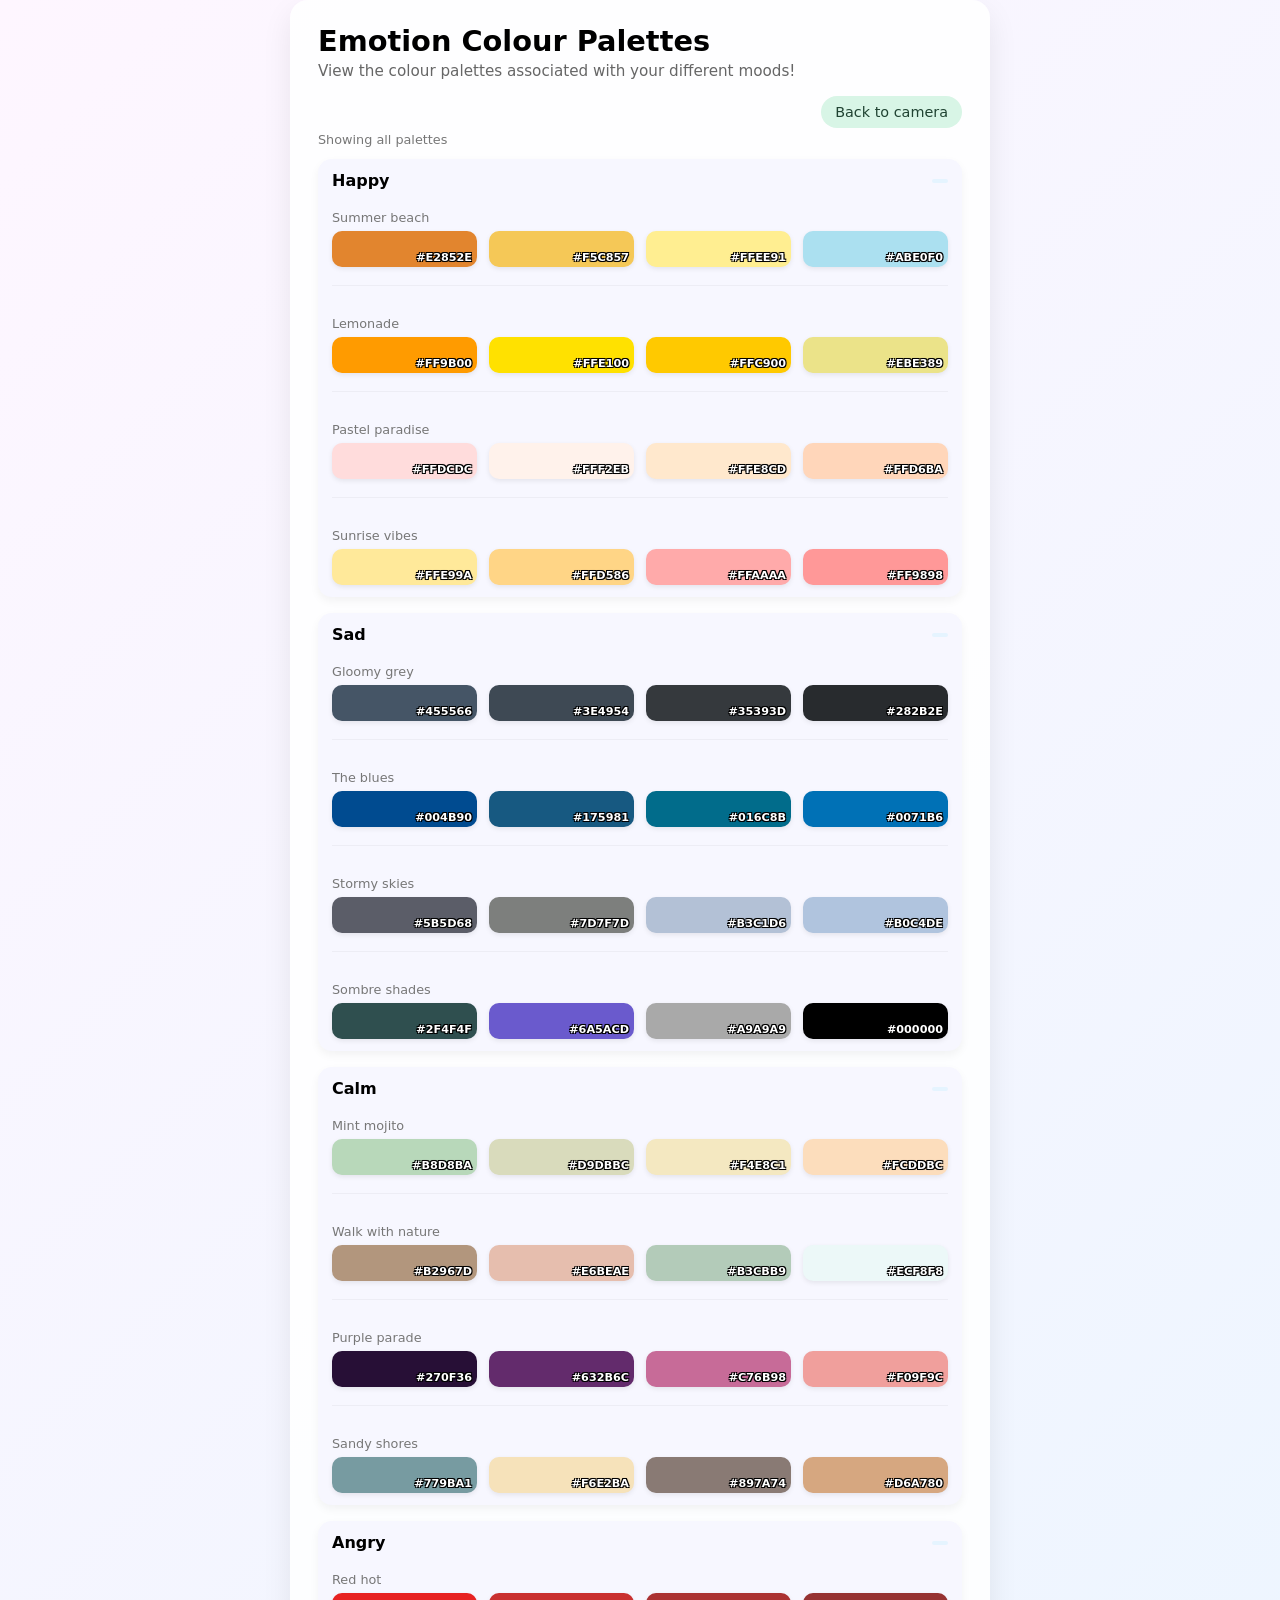
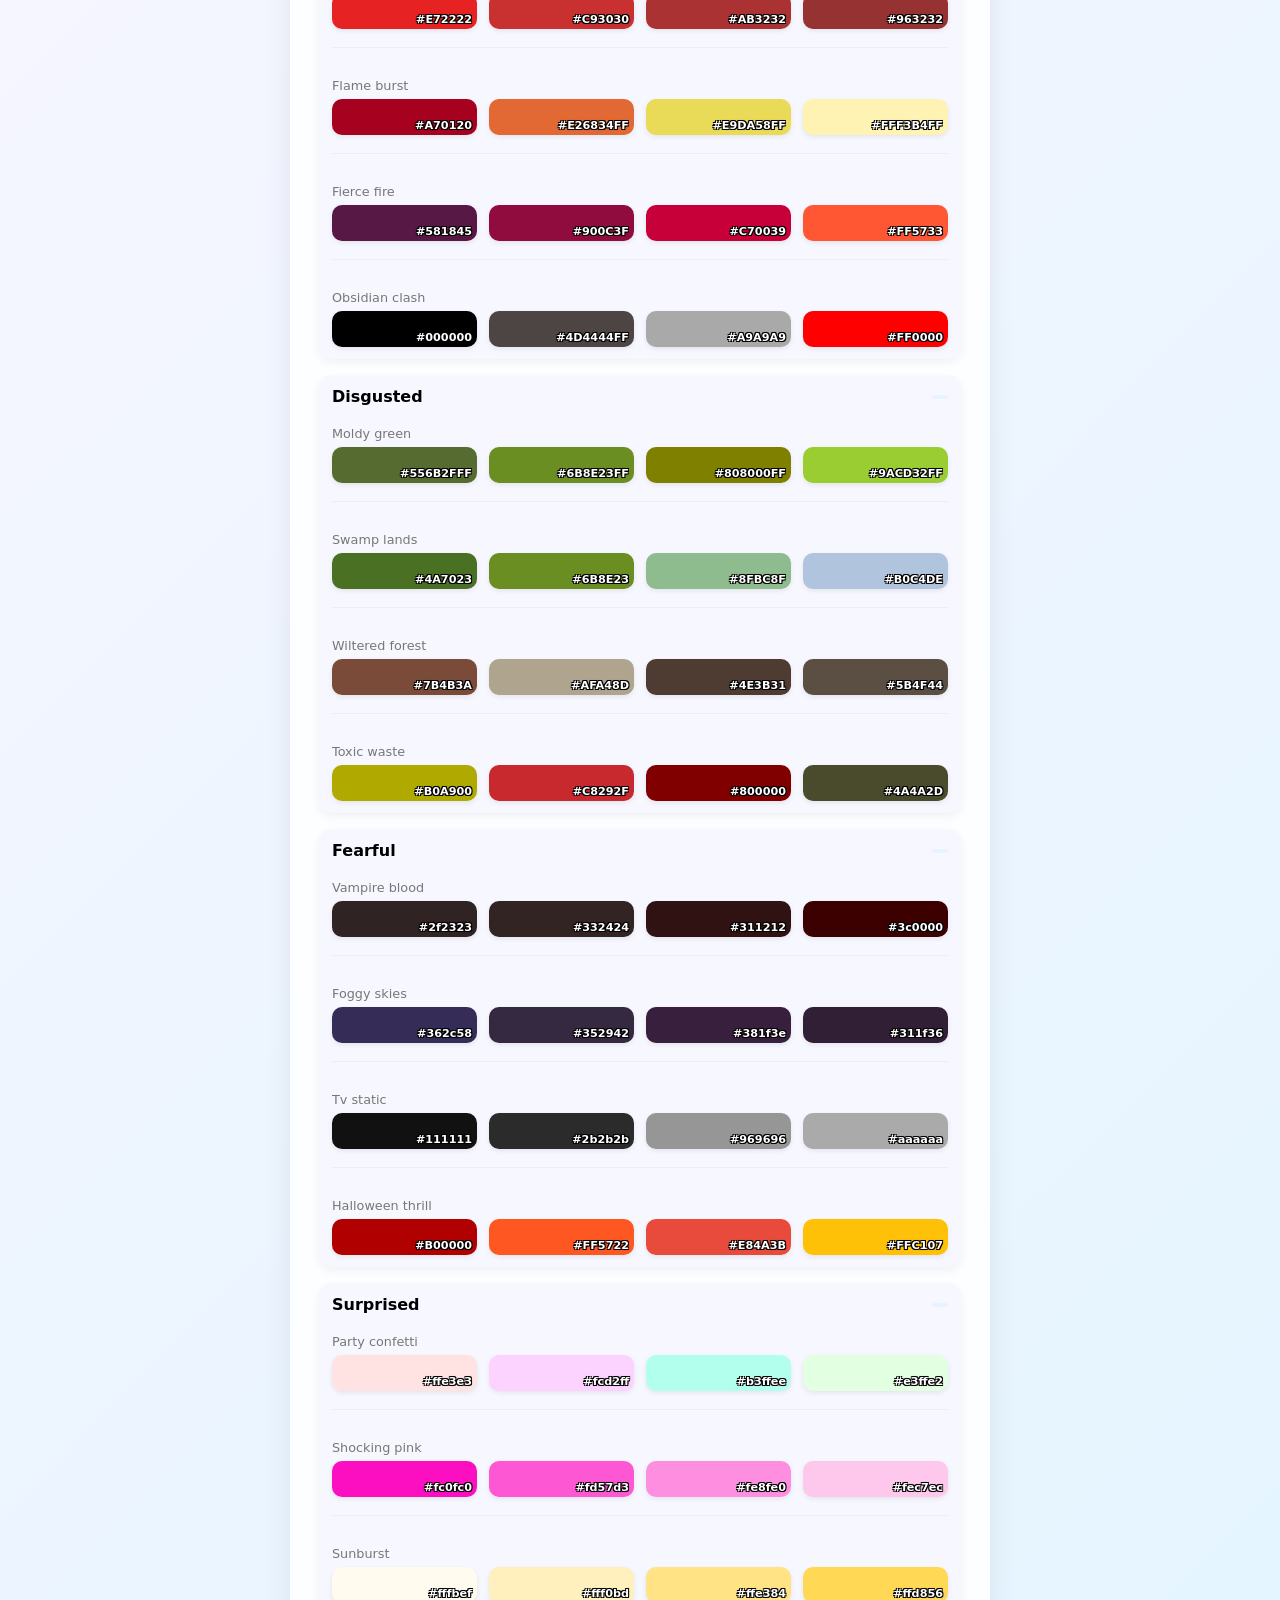
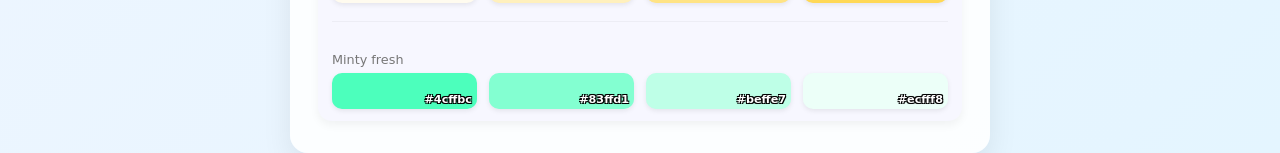
<file: palette.html>
<!DOCTYPE html>
<html lang="en">
<head>
    <meta charset="UTF-8">
    <title>Emotion Palette Generator: Palettes</title>
    <link rel="stylesheet" href="styles.css">
</head>
<body>
    <div class="app">
        <h1>Emotion Colour Palettes</h1>
        <p class="subtitle">
            View the colour palettes associated with your different moods!
        </p>

        <div class="nav-row">
            <button id="backToCameraBtn">Back to camera</button>
        </div>

        <div id="paletteList" class="palette-list">
        </div>
    </div>

    <script src="palette.js"></script>
</body>
</html>
</file>
<file: styles.css>
*{
    box-sizing: border-box;
    margin: 0;
    padding: 0;
    font-family: system-ui, -apple-system, BlinkMacSystemFont, "Segoe UI", sans-serif;
}

body{
    min-height: 100vh;
    background: linear-gradient(135deg, #FEF6FF, #E4F5FF);
    display: flex;
    justify-content: center;
    align-items: center;
}

.app{
    background: #FFFFFFDD;
    border-radius: 18px;
    padding: 24px 28px 32px;
    width: 100%;
    max-width: 700px;
    box-shadow: 0 12px 30px rgba(0,0,0,0.08);
}

h1{
    font-size: 1.8rem;
    margin-bottom: 4px;
}

.subtitle{
    font-size: 0.95rem;
    color: #666;
    margin-bottom: 16px;
}

.video-container {
    position: relative;
    width: 100%;
    aspect-ratio: 4 / 3;
    border-radius: 16px;
    overflow: hidden;
    background: #111;
    margin-bottom: 16px;
}

video {
    width: 100%;
    height: 100%;
    object-fit: cover;
    filter: none;
    transition: filter 0.25s ease;
}

.overlay {
    position: absolute;
    inset: 0;
    background: transparent;
    opacity: 0;
    pointer-events: none;
    mix-blend-mode: soft-light;
    transition: background 0.25s ease, opacity 0.25s ease;
    z-index: 50; /* ensure overlay sits above video */
}

.controls {
    display: flex;
    flex-wrap: wrap;
    gap: 8px;
    margin-bottom: 16px;
}



#status {
    margin-top: 8px;
    font-size: 0.85rem;
    color: #444;
    background: rgba(255,255,255,0.6);
    padding: 8px 10px;
    border-radius: 10px;
} 

/* floating badge showing top expression */
.live-badge{
    position: fixed;
    top: 12px;
    right: 12px;
    background: rgba(0,0,0,0.6);
    color: #fff;
    padding: 6px 10px;
    border-radius: 999px;
    font-weight: 700;
    font-size: 0.85rem;
    z-index: 120;
    pointer-events: none;
}

/* feature panel on the right */
.feature-panel{
    position: fixed;
    right: 12px;
    top: 60px;
    width: 200px;
    background: rgba(255,255,255,0.95);
    border-radius: 12px;
    box-shadow: 0 8px 20px rgba(0,0,0,0.08);
    padding: 10px;
    z-index: 110;
}
.feature-panel .fp-title{
    font-weight: 700;
    margin-bottom: 6px;
}
.fp-content{
    font-size: 0.85rem;
    color: #333;
}
.fp-row{
    display:flex;align-items:center;justify-content:space-between;margin-bottom:6px;padding:4px;border-radius:6px;
}
.fp-row.inactive{opacity:0.55}
.fp-label{font-weight:600}
.fp-score{font-size:0.82rem;color:#777}


.controls button {
    border: none;
    padding: 8px 14px;
    border-radius: 999px;
    font-size: 0.9rem;
    cursor: pointer;
    background: #F2F2FF;
    color: #333;
    transition: background 0.2s ease, transform 0.1s ease;
}

.controls button:hover {
    background: #E0DDFF;
    transform: translateY(-1px);
}

.nav-row{
    margin-top: 8px;
    margin-bottom: 4px;
    display: flex;
    justify-content: flex-end;
}

#viewPalettesBtn, #backToCameraBtn{
    border: none;
    padding: 8px 14px;
    border-radius: 999px;
    font-size: 0.9rem;
    cursor: pointer;
    background: #D8F5E6;
    color: #204332;
    transition: background 0.2s ease, transform 0.1s ease;
}

/* debug canvas overlay (draws face box & labels) */
#debugCanvas{
    position: absolute;
    inset: 0;
    pointer-events: none;
    z-index: 60;
}

#viewPalettesBtn:hover, #backToCameraBtn:hover{
    background: #C1ECD8;
    transform: translateY(-1px);
}

.palette-list {
    display: flex;
    flex-direction: column;
    gap: 16px;
    margin-top: 12px;
}

.mood-card {
    background: #F7F7FF;
    border-radius: 14px;
    padding: 12px 14px;
    box-shadow: 0 4px 10px rgba(0,0,0,0.05);
}

.mood-card-header {
    display: flex;
    justify-content: space-between;
    align-items: center;
    margin-bottom: 8px;
}

.mood-name {
    font-weight: 600;
    font-size: 1rem;
}

.mood-tag {
    font-size: 0.75rem;
    padding: 2px 8px;
    border-radius: 999px;
    background: #E5F4FF;
    color: #28506D;
}

.mood-card.highlight {
    border: 2px solid #A4D8B5;
    box-shadow: 0 4px 14px rgba(0, 0, 0, 0.08);
}

.mood-palette {
    display: flex;
    gap: 12px;
}

.mood-variant {
    padding: 12px 0 18px;
    border-bottom: 1px solid rgba(0,0,0,0.04);
    margin-bottom: 18px;
}

.mood-variant:last-child {
    border-bottom: none;
    margin-bottom: 0;
    padding-bottom: 0;
}

.mood-variant .note {
    margin: 0 0 6px;
}

.mood-swatch {
    flex: 1;
    border-radius: 10px;
    height: 36px;
    position: relative;
    box-shadow: 0 2px 5px rgba(0,0,0,0.08);
    cursor: pointer;
    transition: transform .12s ease, box-shadow .12s ease, outline .12s ease;
}

.mood-swatch.selected {
    outline: 2px solid #000;
    box-shadow: 0 6px 14px rgba(0,0,0,0.12);
    transform: translateY(-2px);
}

.mood-swatch span {
    position: absolute;
    bottom: 3px;
    right: 5px;
    font-size: 0.7rem;
    color: #FFF;
    font-weight: 600;
    text-shadow: -1px -1px 0 #000, 1px -1px 0 #000, -1px 1px 0 #000, 1px 1px 0 #000, 0 0 2px rgba(0,0,0,0.5);
}


.note {
    font-size: 0.8rem;
    color: #777;
}

/* Filter styles that will be toggles using js */

.filter-none {
    filter: none;
}

.filter-happy {
    filter: saturate(1.4) hue-rotate(10deg) brightness(1.15);
}

.filter-calm {
    filter: saturate(0.9) hue-rotate(-20deg) brightness(1.05);
}

.filter-moody {
    filter: contrast(1.2) brightness(0.8) hue-rotate(-40deg);
}

.filter-energetic {
    filter: saturate(1.6) contrast(1.2) brightness(1.1);
}
</file>
